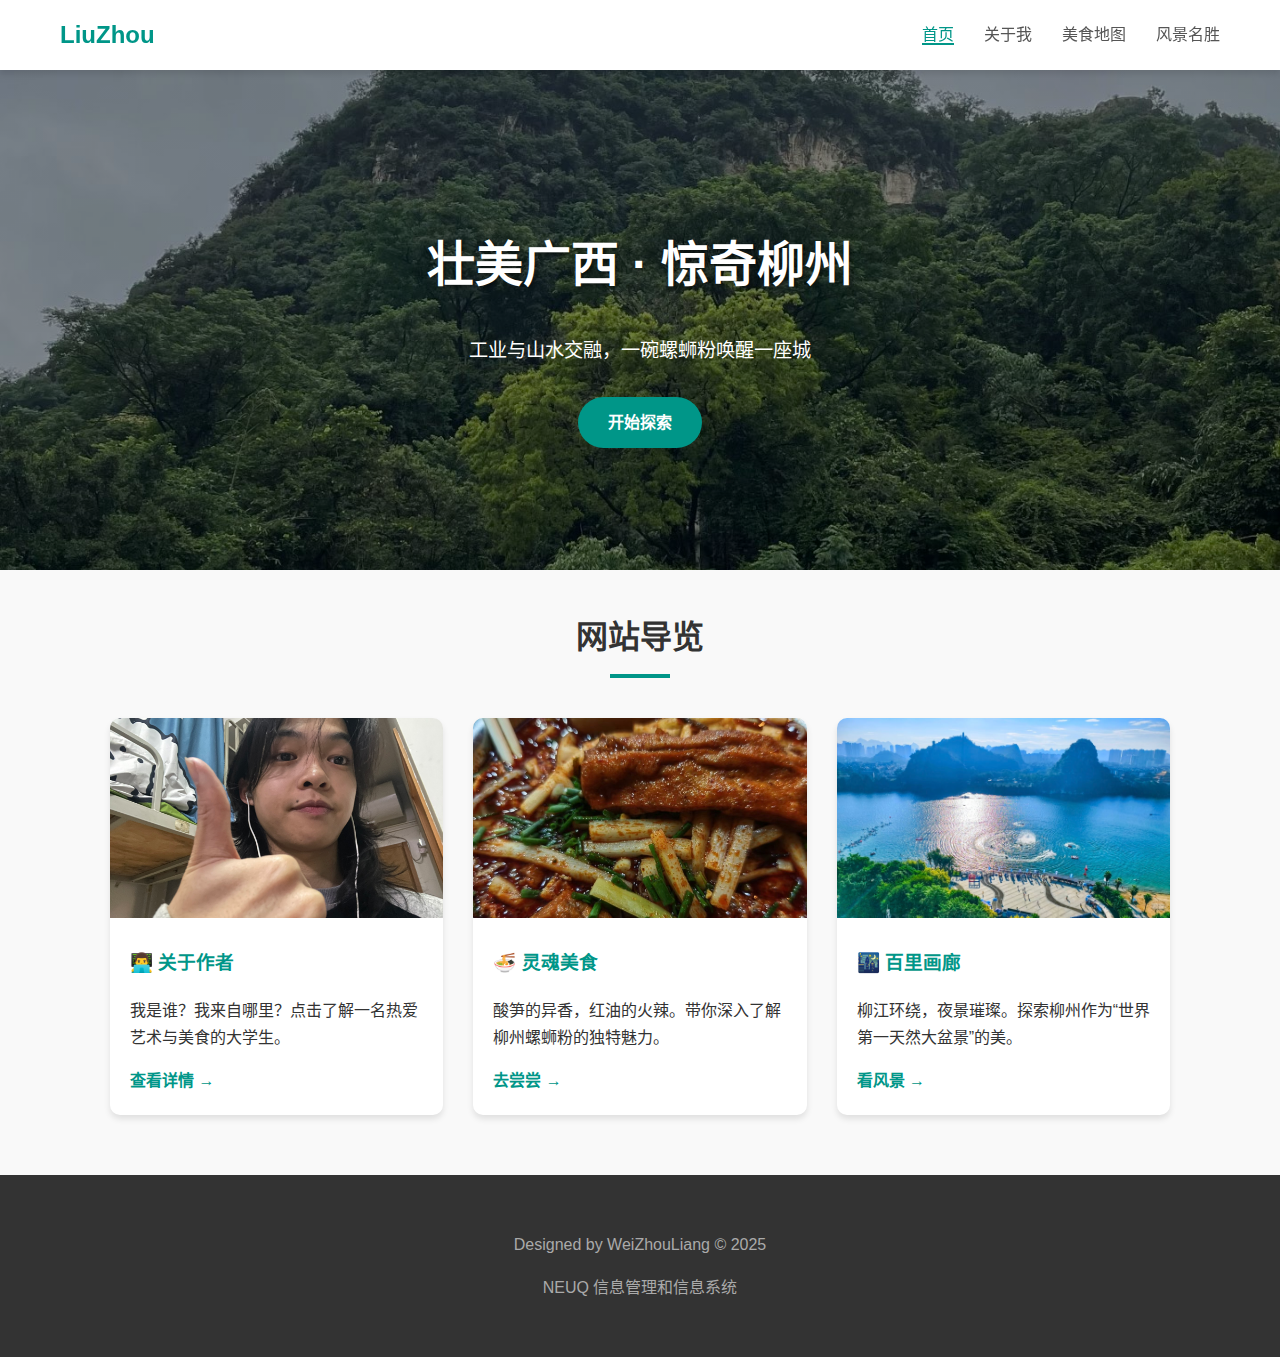
<file: Index.html>
<!DOCTYPE html>
<html lang="zh-CN">
<head>
    <meta charset="UTF-8">
    <meta name="viewport" content="width=device-width, initial-scale=1.0">
    <title>探索柳州 - 我的家乡</title>
    <link rel="stylesheet" href="css/style.css">
</head>
<body>

    <header>
        <div class="nav-container">
            <div class="logo">LiuZhou</div>
            <nav>
    <ul>
        <li><a href="index.html" class="active">首页</a></li>
        <li><a href="about.html">关于我</a></li>
        <li><a href="food.html">美食地图</a></li>
        <li><a href="scenery.html">风景名胜</a></li>
    </ul>
</nav>
        </div>
    </header>

    <div class="hero">
        <h1>壮美广西 · 惊奇柳州</h1>
        <p>工业与山水交融，一碗螺蛳粉唤醒一座城</p>
        <a href="liuzhou.html" class="btn">开始探索</a>
	
    </div>

    <div class="container">
        <h2 class="section-title">网站导览</h2>
        <div class="grid-container">
            <div class="card">
                <img src="images/avatar.jpg" alt="个人简介">
                <div class="card-content">
                    <h3>👨‍💻 关于作者</h3>
                    <p>我是谁？我来自哪里？点击了解一名热爱艺术与美食的大学生。</p>
                    <a href="about.html" style="color: var(--primary-color); font-weight:bold;">查看详情 &rarr;</a>
                </div>
            </div>
            <div class="card">
                <img src="images/food.jpg" alt="螺蛳粉">
                <div class="card-content">
                    <h3>🍜 灵魂美食</h3>
                    <p>酸笋的异香，红油的火辣。带你深入了解柳州螺蛳粉的独特魅力。</p>
                   <a href="food.html" style="color: var(--primary-color); font-weight:bold;">去尝尝 &rarr;</a>
                </div>
            </div>
            <div class="card">
                <img src="images/liuzhou_night.jpg" alt="柳州夜景">
                <div class="card-content">
                    <h3>🌃 百里画廊</h3>
                    <p>柳江环绕，夜景璀璨。探索柳州作为“世界第一天然大盆景”的美。</p>
                   <a href="scenery.html" style="color: var(--primary-color); font-weight:bold;">看风景 &rarr;</a>
                </div>
            </div>
        </div>
    </div>

    <footer>
        <p>Designed by WeiZhouLiang &copy; 2025</p>
        <p>NEUQ 信息管理和信息系统</p>
    </footer>

</body>
</html>
</file>
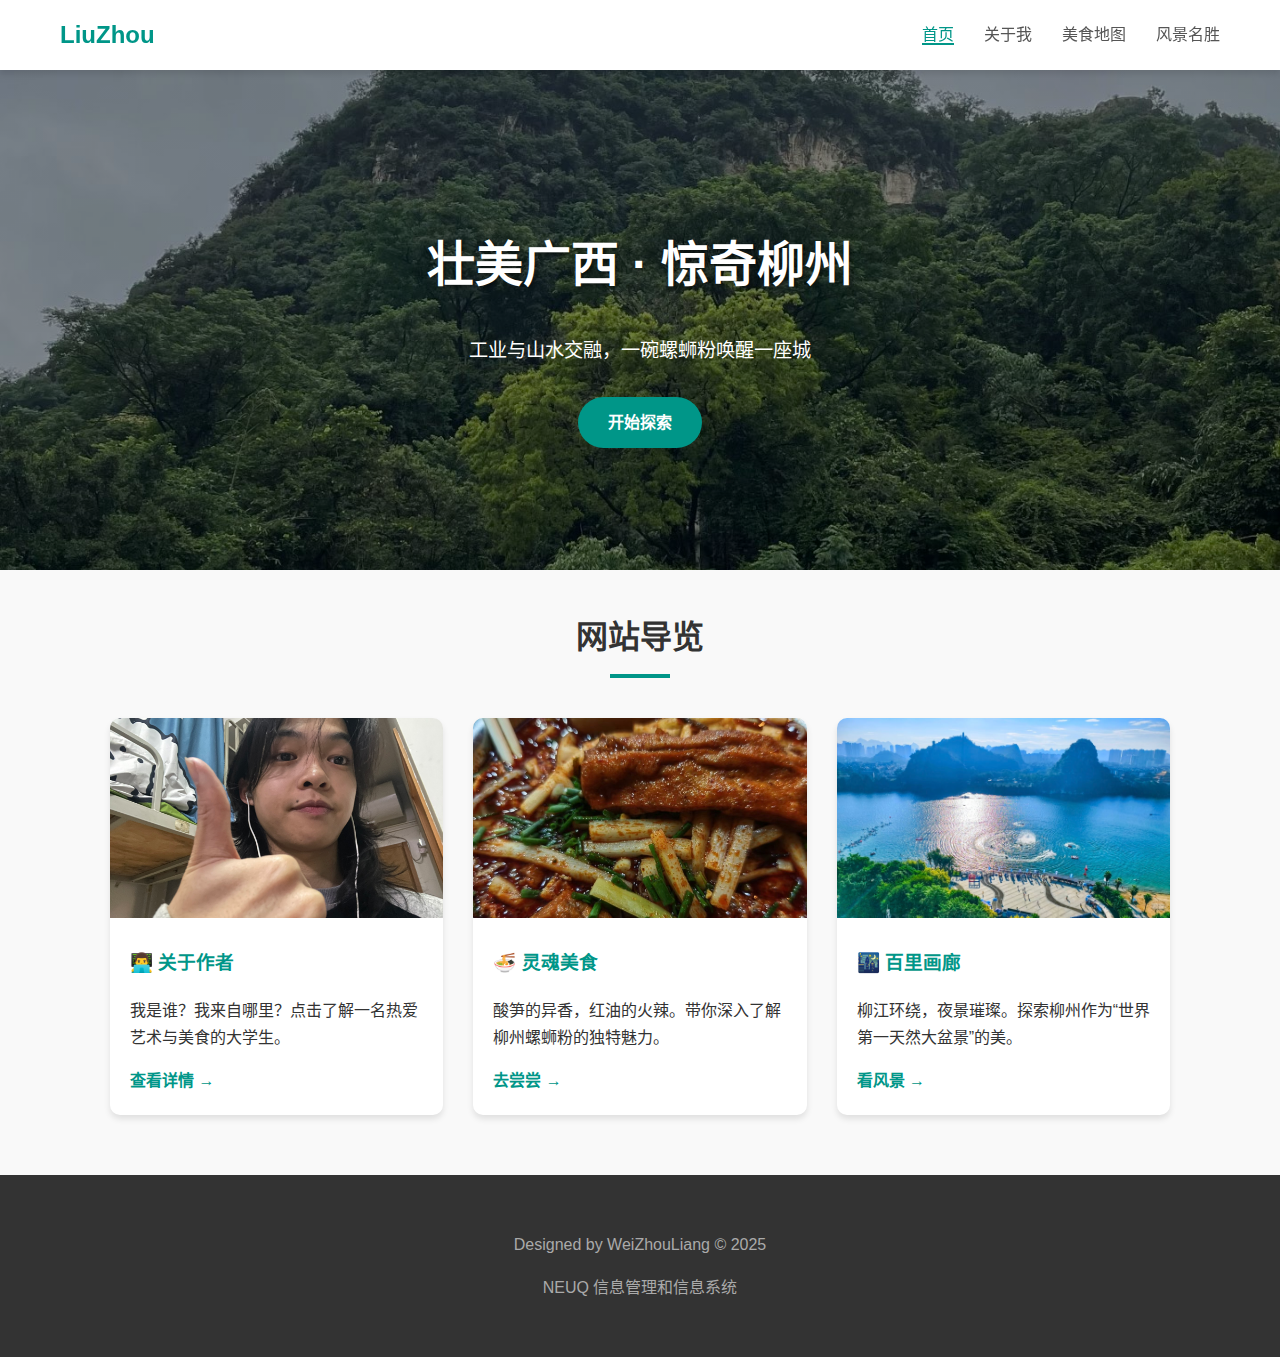
<file: index.html>
<!DOCTYPE html>
<html lang="zh-CN">
<head>
    <meta charset="UTF-8">
    <meta name="viewport" content="width=device-width, initial-scale=1.0">
    <title>探索柳州 - 我的家乡</title>
    <link rel="stylesheet" href="css/style.css">
</head>
<body>

    <header>
        <div class="nav-container">
            <div class="logo">LiuZhou</div>
            <nav>
    <ul>
        <li><a href="index.html" class="active">首页</a></li>
        <li><a href="about.html">关于我</a></li>
        <li><a href="food.html">美食地图</a></li>
        <li><a href="scenery.html">风景名胜</a></li>
    </ul>
</nav>
        </div>
    </header>

    <div class="hero">
        <h1>壮美广西 · 惊奇柳州</h1>
        <p>工业与山水交融，一碗螺蛳粉唤醒一座城</p>
        <a href="scenery.html" class="btn">开始探索</a>
	
    </div>

    <div class="container">
        <h2 class="section-title">网站导览</h2>
        <div class="grid-container">
            <div class="card">
                <img src="images/avatar.jpg" alt="个人简介">
                <div class="card-content">
                    <h3>👨‍💻 关于作者</h3>
                    <p>我是谁？我来自哪里？点击了解一名热爱艺术与美食的大学生。</p>
                    <a href="about.html" style="color: var(--primary-color); font-weight:bold;">查看详情 &rarr;</a>
                </div>
            </div>
            <div class="card">
                <img src="images/food.jpg" alt="螺蛳粉">
                <div class="card-content">
                    <h3>🍜 灵魂美食</h3>
                    <p>酸笋的异香，红油的火辣。带你深入了解柳州螺蛳粉的独特魅力。</p>
                   <a href="food.html" style="color: var(--primary-color); font-weight:bold;">去尝尝 &rarr;</a>
                </div>
            </div>
            <div class="card">
                <img src="images/liuzhou_night.jpg" alt="柳州夜景">
                <div class="card-content">
                    <h3>🌃 百里画廊</h3>
                    <p>柳江环绕，夜景璀璨。探索柳州作为“世界第一天然大盆景”的美。</p>
                   <a href="scenery.html" style="color: var(--primary-color); font-weight:bold;">看风景 &rarr;</a>
                </div>
            </div>
        </div>
    </div>

    <footer>
        <p>Designed by WeiZhouLiang &copy; 2025</p>
        <p>NEUQ 信息管理和信息系统</p>
    </footer>

</body>

</html>
</file>
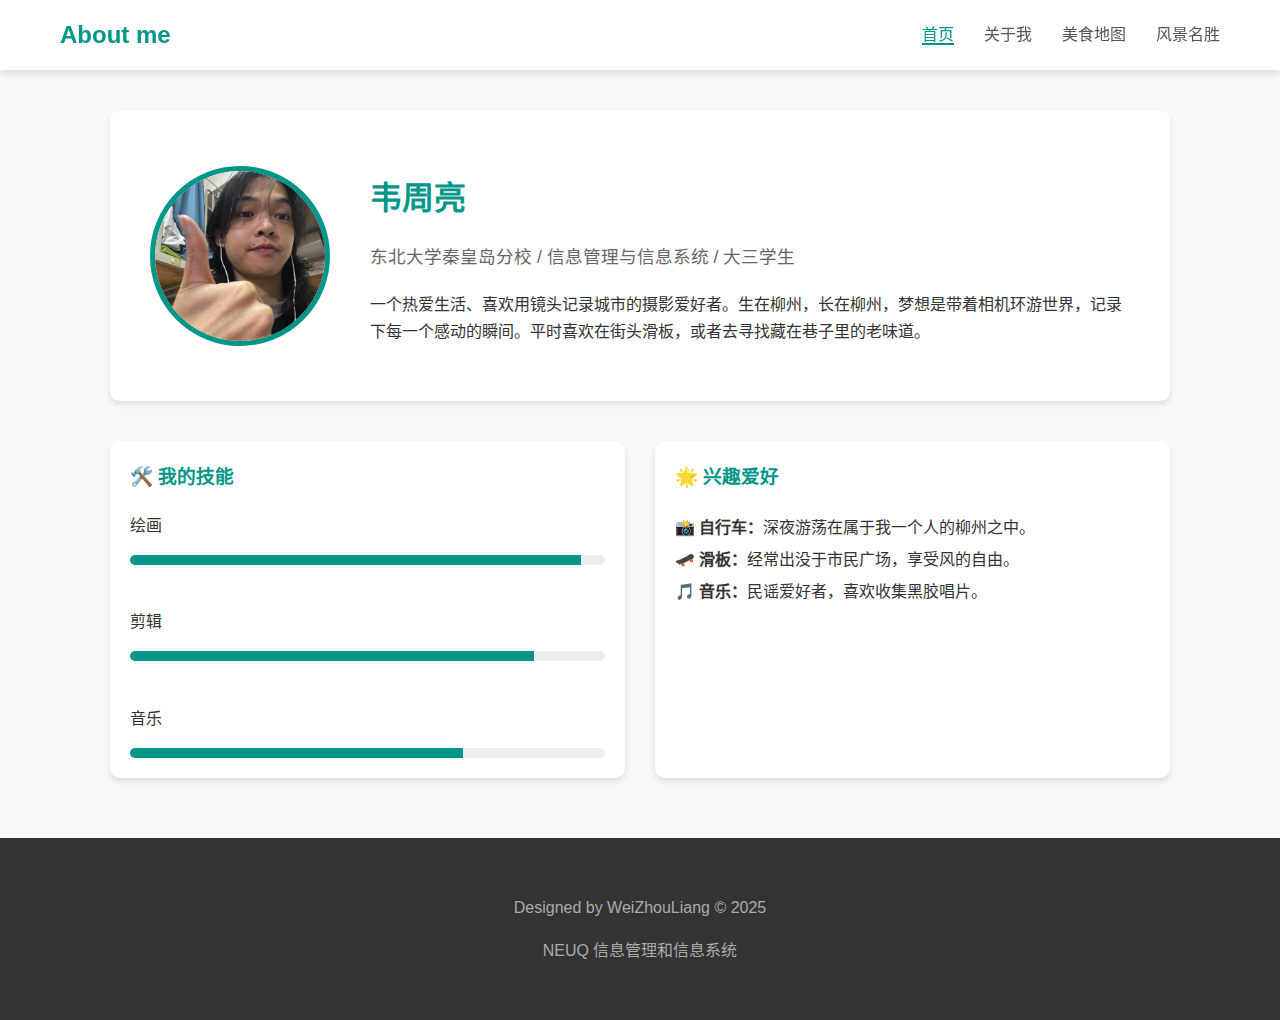
<file: about.html>
<!DOCTYPE html>
<html lang="zh-CN">
<head>
    <meta charset="UTF-8">
    <meta name="viewport" content="width=device-width, initial-scale=1.0">
    <title>关于我 - 个人简介</title>
    <link rel="stylesheet" href="css/style.css">
    <style>
        /* 技能条样式 */
        .skill-bar { background: #eee; height: 10px; border-radius: 5px; margin-top: 5px; overflow: hidden; }
        .skill-fill { height: 100%; background: var(--primary-color); width: 0; transition: width 1s; }
    </style>
</head>
<body>

    <header>
        <div class="nav-container">
            <div class="logo">About me</div>
           <nav>
    <ul>
        <li><a href="index.html" class="active">首页</a></li>
        <li><a href="about.html">关于我</a></li>
        <li><a href="food.html">美食地图</a></li>
        <li><a href="scenery.html">风景名胜</a></li>
    </ul>
</nav>
        </div>
    </header>

    <div class="container">
        <div class="profile-header">
            <img src="images/avatar.jpg" alt="头像" class="profile-img">
            <div>
                <h1 style="margin-bottom: 10px; color: var(--primary-color);">韦周亮</h1>
                <p style="font-size: 1.1rem; color: #666;">东北大学秦皇岛分校 / 信息管理与信息系统 / 大三学生</p>
                <p>一个热爱生活、喜欢用镜头记录城市的摄影爱好者。生在柳州，长在柳州，梦想是带着相机环游世界，记录下每一个感动的瞬间。平时喜欢在街头滑板，或者去寻找藏在巷子里的老味道。</p>
            </div>
        </div>

        <div class="grid-container" style="margin-top: 40px;">
            <div class="card">
                <div class="card-content">
                    <h3>🛠️ 我的技能</h3>
                    <p>绘画</p>
                    <div class="skill-bar"><div class="skill-fill" style="width: 95%"></div></div>
                    <br>
                    <p>剪辑 </p>
                    <div class="skill-bar"><div class="skill-fill" style="width: 85%"></div></div>
                    <br>
                    <p>音乐</p>
                    <div class="skill-bar"><div class="skill-fill" style="width: 70%"></div></div>
                </div>
            </div>

            <div class="card">
                <div class="card-content">
                    <h3>🌟 兴趣爱好</h3>
                    <ul style="line-height: 2;">
                        <li>📸 <b>自行车：</b>深夜游荡在属于我一个人的柳州之中。</li>
                        <li>🛹 <b>滑板：</b>经常出没于市民广场，享受风的自由。</li>
                        <li>🎵 <b>音乐：</b>民谣爱好者，喜欢收集黑胶唱片。</li>
                    </ul>
                </div>
            </div>
        </div>
    </div>

   <footer>
        <p>Designed by WeiZhouLiang &copy; 2025</p>
        <p>NEUQ 信息管理和信息系统</p>
    </footer>


</body>
</html>
</file>
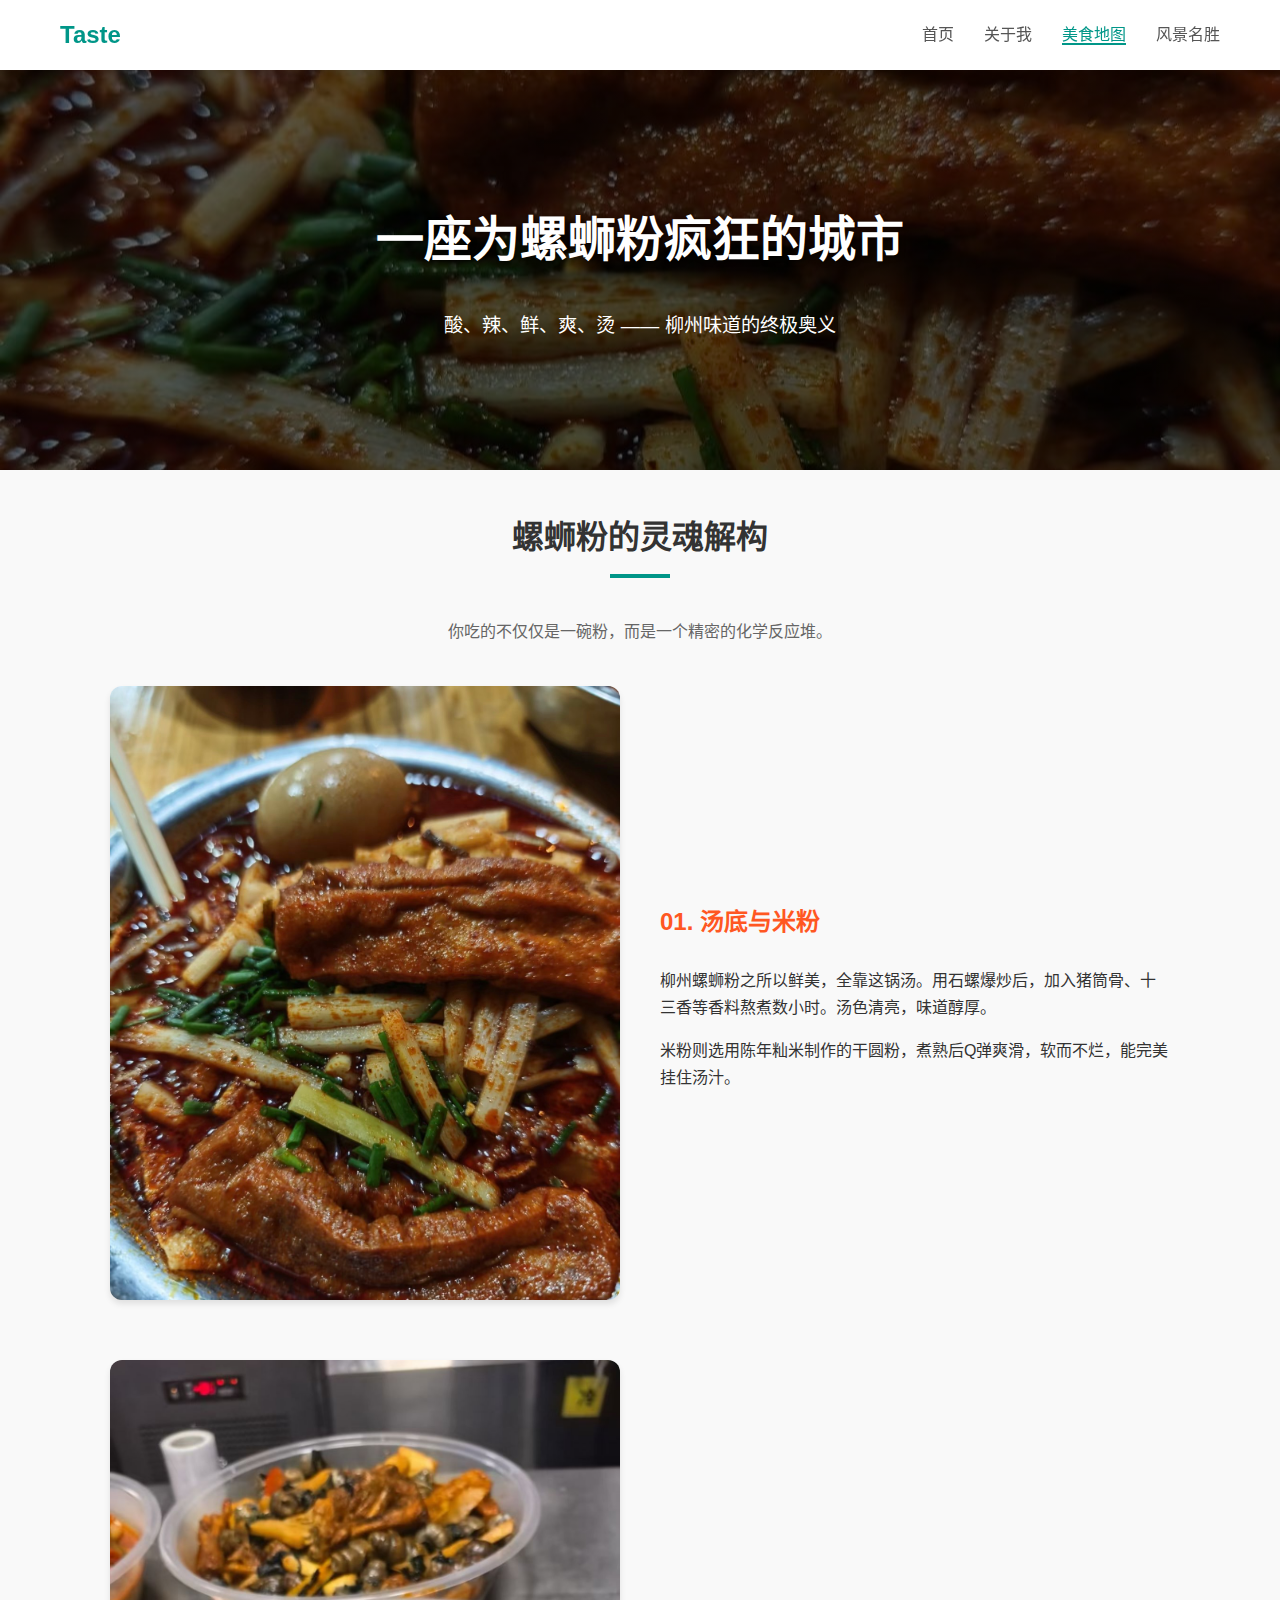
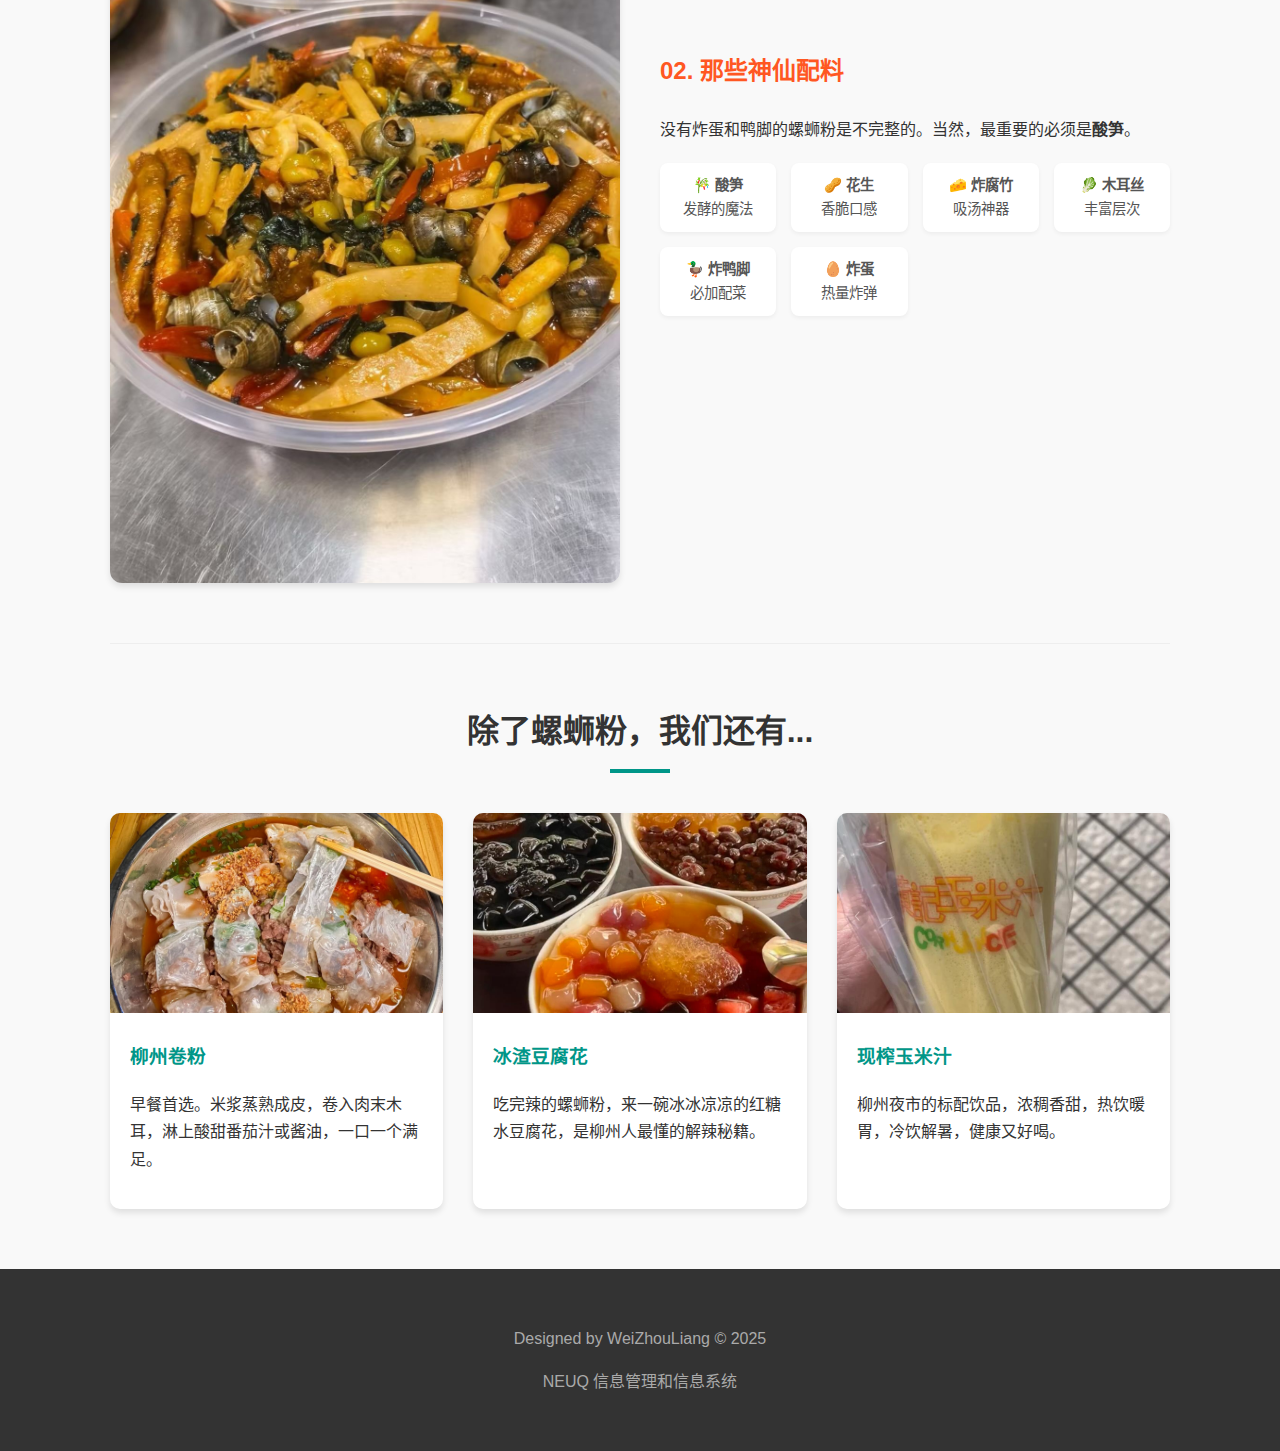
<file: food.html>
<!DOCTYPE html>
<html lang="zh-CN">
<head>
    <meta charset="UTF-8">
    <meta name="viewport" content="width=device-width, initial-scale=1.0">
    <title>寻味柳州 - 只有0次和无数次</title>
    <link rel="stylesheet" href="css/style.css">
</head>
<body>

    <header>
        <div class="nav-container">
            <div class="logo">Taste</div>
            <nav>
                <ul>
                    <li><a href="index.html">首页</a></li>
                    <li><a href="about.html">关于我</a></li>
                    <li><a href="food.html" class="active">美食地图</a></li>
                    <li><a href="scenery.html">风景名胜</a></li>
                </ul>
            </nav>
        </div>
    </header>

    <div class="hero" style="height: 400px; background-image: linear-gradient(rgba(0,0,0,0.6), rgba(0,0,0,0.6)), url('images/food.jpg');">
        <h1>一座为螺蛳粉疯狂的城市</h1>
        <p>酸、辣、鲜、爽、烫 —— 柳州味道的终极奥义</p>
    </div>

    <div class="container">
        
        <h2 class="section-title">螺蛳粉的灵魂解构</h2>
        <p style="text-align: center; margin-bottom: 40px; color: #666;">你吃的不仅仅是一碗粉，而是一个精密的化学反应堆。</p>

        <div class="feature-row">
            <div class="feature-img">
                <img src="images/food.jpg" alt="螺蛳粉特写">
            </div>
            <div class="feature-text">
                <h3 style="color: var(--secondary-color); font-size: 1.5rem;">01. 汤底与米粉</h3>
                <p>柳州螺蛳粉之所以鲜美，全靠这锅汤。用石螺爆炒后，加入猪筒骨、十三香等香料熬煮数小时。汤色清亮，味道醇厚。</p>
                <p>米粉则选用陈年籼米制作的干圆粉，煮熟后Q弹爽滑，软而不烂，能完美挂住汤汁。</p>
            </div>
        </div>

        <div class="feature-row">
            <div class="feature-text">
                <h3 style="color: var(--secondary-color); font-size: 1.5rem;">02. 那些神仙配料</h3>
                <p>没有炸蛋和鸭脚的螺蛳粉是不完整的。当然，最重要的必须是<b>酸笋</b>。</p>
                <div class="ingredient-grid">
                    <div class="ingredient-item">🎋 <b>酸笋</b><br>发酵的魔法</div>
                    <div class="ingredient-item">🥜 <b>花生</b><br>香脆口感</div>
                    <div class="ingredient-item">🧀 <b>炸腐竹</b><br>吸汤神器</div>
                    <div class="ingredient-item">🥬 <b>木耳丝</b><br>丰富层次</div>
                    <div class="ingredient-item">🦆 <b>炸鸭脚</b><br>必加配菜</div>
                    <div class="ingredient-item">🥚 <b>炸蛋</b><br>热量炸弹</div>
                </div>
            </div>
            <div class="feature-img">
                <img src="images/duck.jpg" alt="丰富配料" onerror="this.src='images/food.jpg'">
            </div>
        </div>

        <hr style="margin: 60px 0; border: 0; border-top: 1px solid #eee;">

        <h2 class="section-title">除了螺蛳粉，我们还有...</h2>
        
        <div class="grid-container">
            <div class="card">
                <img src="images/snack.jpg" alt="卷粉" onerror="this.src='images/food.jpg'">
                <div class="card-content">
                    <h3>柳州卷粉</h3>
                    <p>早餐首选。米浆蒸熟成皮，卷入肉末木耳，淋上酸甜番茄汁或酱油，一口一个满足。</p>
                </div>
            </div>
            <div class="card">
                <img src="images/sweet.jpg" alt="豆腐花" onerror="this.src='images/home.jpg'">
                <div class="card-content">
                    <h3>冰渣豆腐花</h3>
                    <p>吃完辣的螺蛳粉，来一碗冰冰凉凉的红糖水豆腐花，是柳州人最懂的解辣秘籍。</p>
                </div>
            </div>
            <div class="card">
                <img src="images/corn.jpg" alt="玉米汁" onerror="this.src='images/home.jpg'">
                <div class="card-content">
                    <h3>现榨玉米汁</h3>
                    <p>柳州夜市的标配饮品，浓稠香甜，热饮暖胃，冷饮解暑，健康又好喝。</p>
                </div>
            </div>
        </div>

    </div>

    <footer>
        <p>Designed by WeiZhouLiang &copy; 2025</p>
        <p>NEUQ 信息管理和信息系统</p>
    </footer>

</body>
</html>
</file>
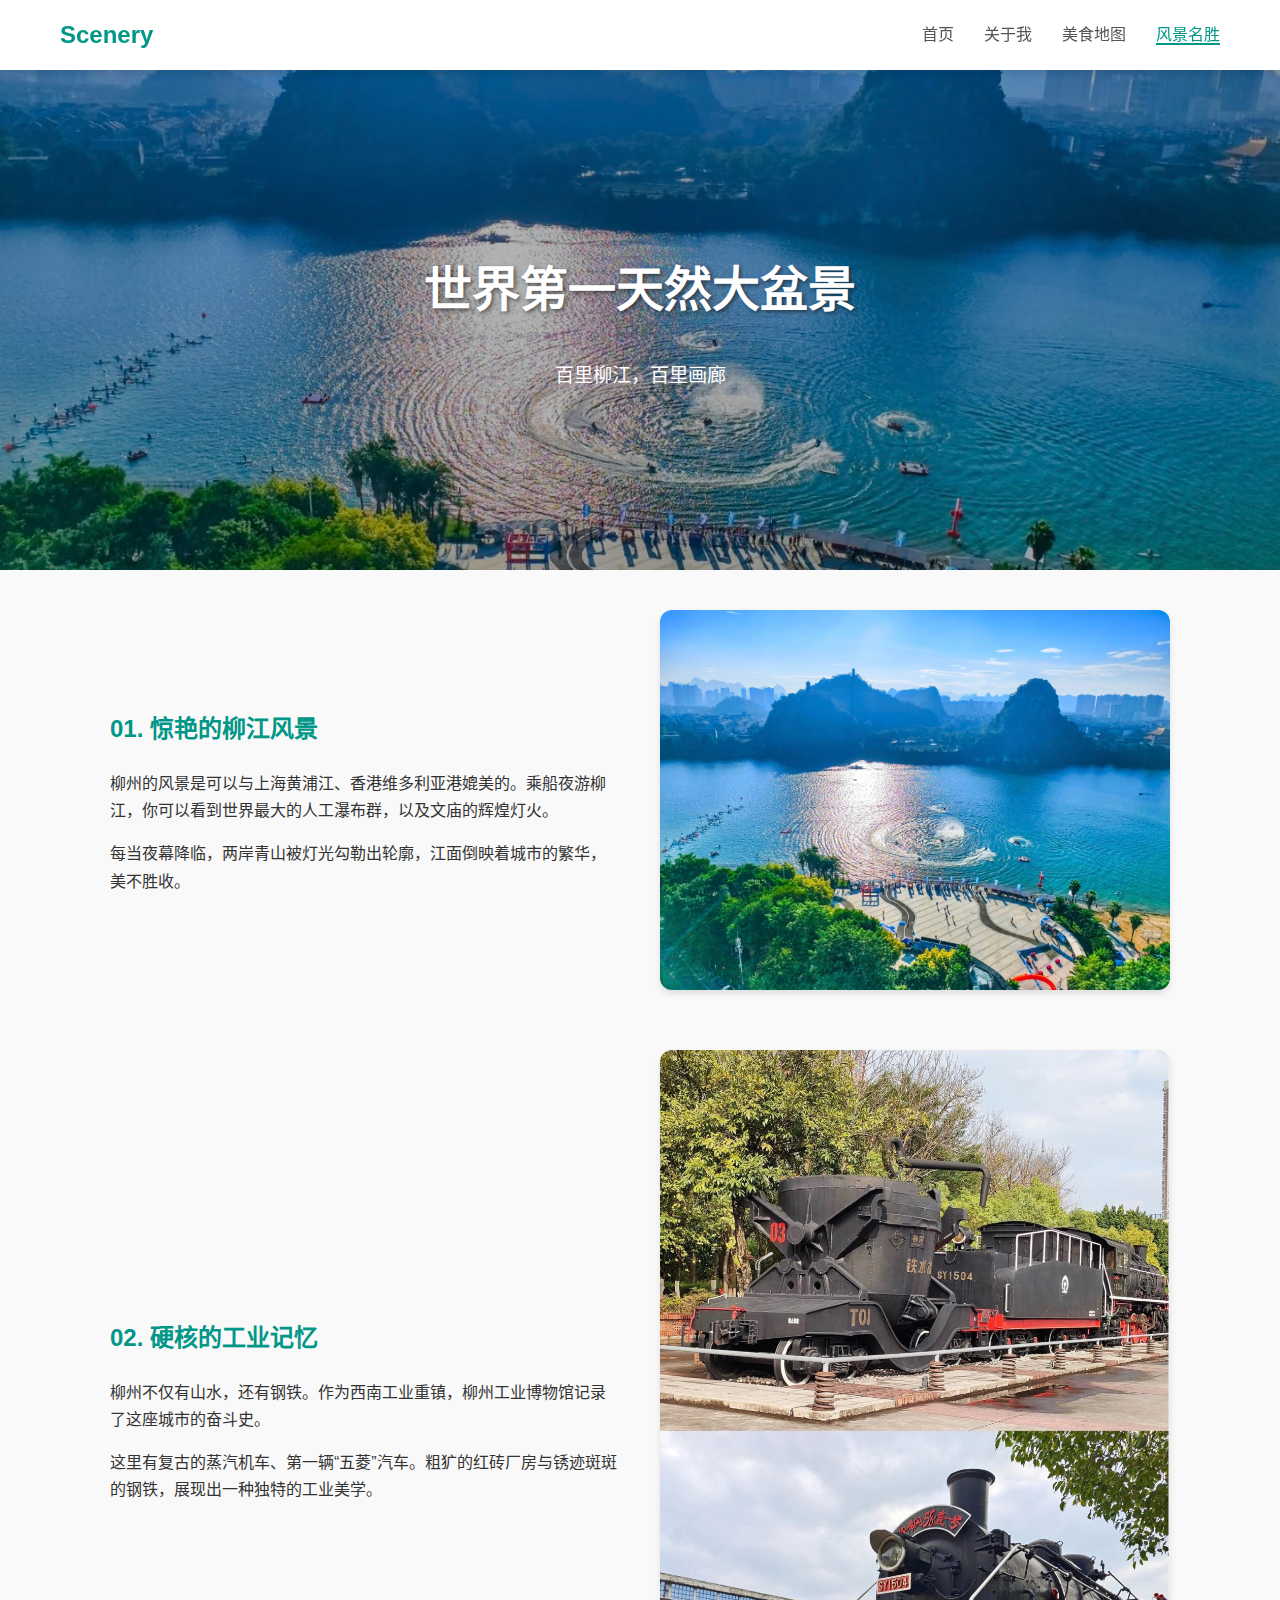
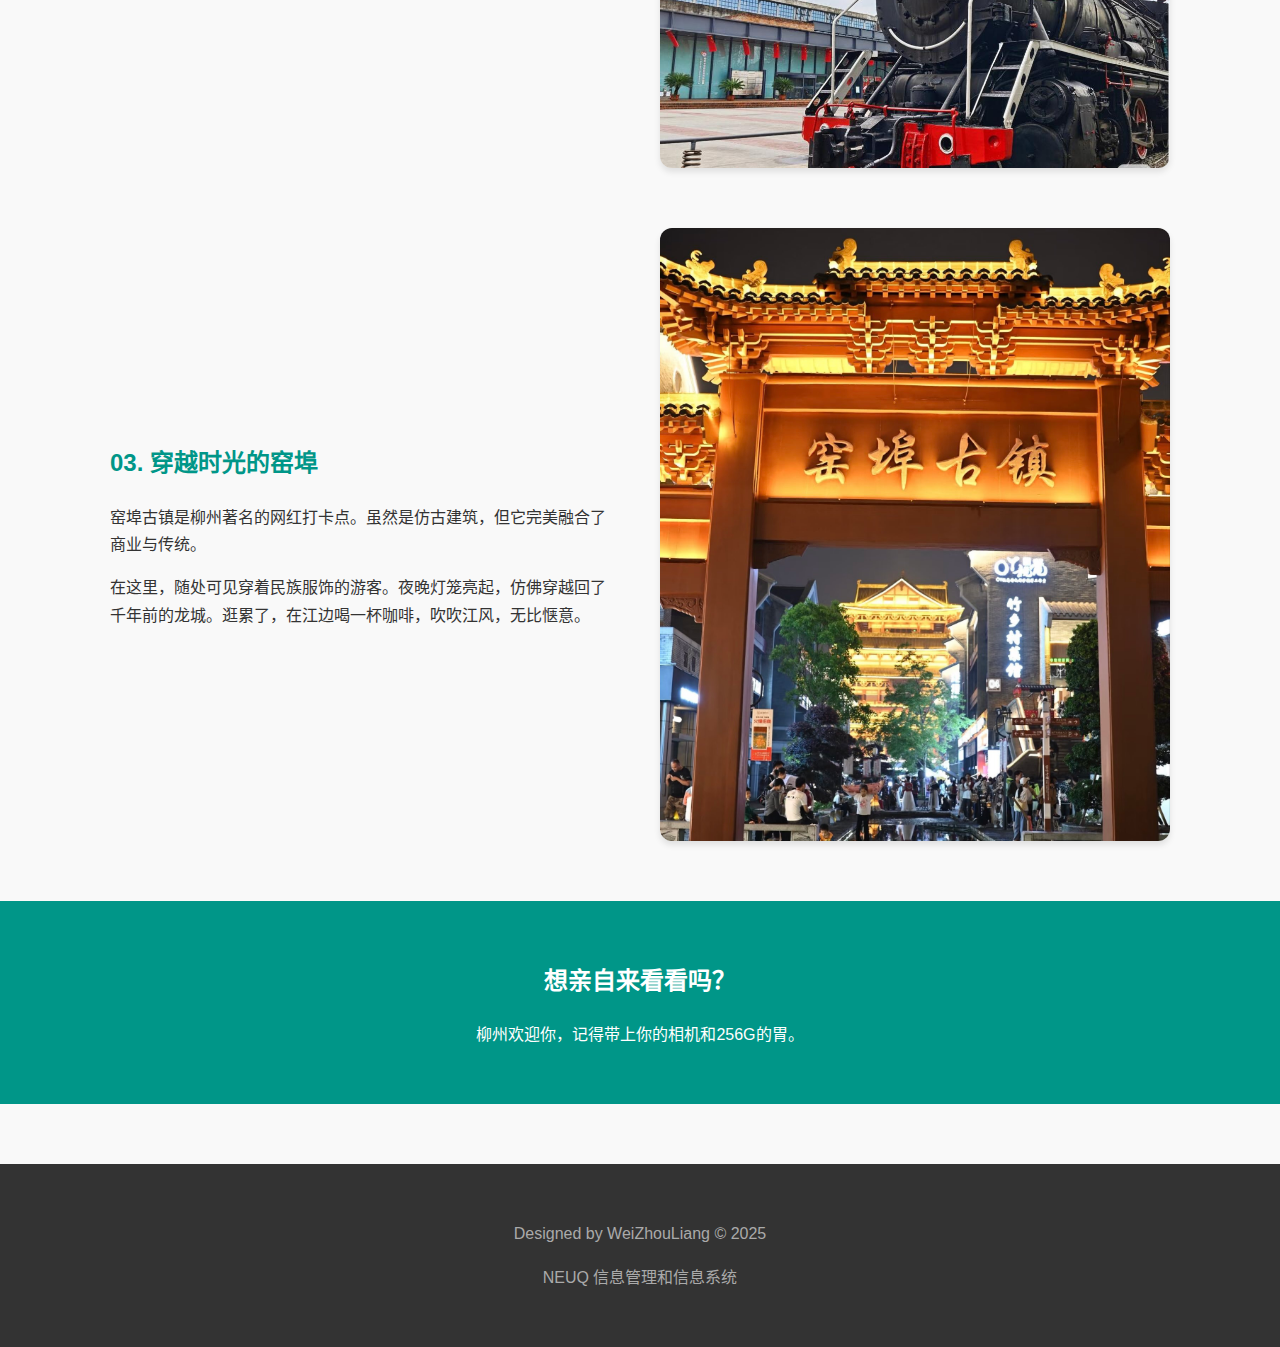
<file: scenery.html>
<!DOCTYPE html>
<html lang="zh-CN">
<head>
    <meta charset="UTF-8">
    <meta name="viewport" content="width=device-width, initial-scale=1.0">
    <title>大美柳州 - 山水工业城</title>
    <link rel="stylesheet" href="css/style.css">
</head>
<body>

    <header>
        <div class="nav-container">
            <div class="logo">Scenery</div>
            <nav>
                <ul>
                    <li><a href="index.html">首页</a></li>
                    <li><a href="about.html">关于我</a></li>
                    <li><a href="food.html">美食地图</a></li>
                    <li><a href="scenery.html" class="active">风景名胜</a></li>
                </ul>
            </nav>
        </div>
    </header>

    <div class="hero" style="height: 500px; background-image: linear-gradient(rgba(0,0,0,0.3), rgba(0,0,0,0.3)), url('images/liuzhou_night.jpg');">
        <h1>世界第一天然大盆景</h1>
        <p>百里柳江，百里画廊</p>
    </div>

    <div class="container">
        
        <div class="feature-row">
            <div class="feature-text">
                <h2 style="color: var(--primary-color);">01. 惊艳的柳江风景</h2>
                <p>柳州的风景是可以与上海黄浦江、香港维多利亚港媲美的。乘船夜游柳江，你可以看到世界最大的人工瀑布群，以及文庙的辉煌灯火。</p>
                <p>每当夜幕降临，两岸青山被灯光勾勒出轮廓，江面倒映着城市的繁华，美不胜收。</p>
            </div>
            <div class="feature-img">
                <img src="images/liuzhou_night.jpg" alt="柳江夜景">
            </div>
        </div>

        <div class="feature-row">
            <div class="feature-img">
                <img src="images/industry.jpg" alt="工业博物馆" onerror="this.src='images/home.jpg'">
            </div>
            <div class="feature-text">
                <h2 style="color: var(--primary-color);">02. 硬核的工业记忆</h2>
                <p>柳州不仅有山水，还有钢铁。作为西南工业重镇，柳州工业博物馆记录了这座城市的奋斗史。</p>
                <p>这里有复古的蒸汽机车、第一辆“五菱”汽车。粗犷的红砖厂房与锈迹斑斑的钢铁，展现出一种独特的工业美学。</p>
            </div>
        </div>

        <div class="feature-row">
            <div class="feature-text">
                <h2 style="color: var(--primary-color);">03. 穿越时光的窑埠</h2>
                <p>窑埠古镇是柳州著名的网红打卡点。虽然是仿古建筑，但它完美融合了商业与传统。</p>
                <p>在这里，随处可见穿着民族服饰的游客。夜晚灯笼亮起，仿佛穿越回了千年前的龙城。逛累了，在江边喝一杯咖啡，吹吹江风，无比惬意。</p>
            </div>
            <div class="feature-img">
                <img src="images/town.jpg" alt="窑埠古镇" onerror="this.src='images/home.jpg'">
            </div>
        </div>

    </div>

    <div style="background-color: var(--primary-color); color: white; text-align: center; padding: 40px 20px;">
        <h2>想亲自来看看吗？</h2>
        <p>柳州欢迎你，记得带上你的相机和256G的胃。</p>
    </div>

   <footer>
        <p>Designed by WeiZhouLiang &copy; 2025</p>
        <p>NEUQ 信息管理和信息系统</p>
    </footer>


</body>
</html>
</file>
<file: css/style.css>
/* --- 全局变量与重置 --- */
:root {
    --primary-color: #009688; /* 柳州绿，清爽 */
    --secondary-color: #ff5722; /* 螺蛳粉红，活力 */
    --dark-bg: #333;
    --light-bg: #f9f9f9;
    --text-color: #333;
    --white: #fff;
    --shadow: 0 4px 6px rgba(0,0,0,0.1);
    --hover-shadow: 0 10px 20px rgba(0,0,0,0.15);
}

* {
    box-sizing: border-box; /* 这是一个专业的前端习惯 */
}

body {
    font-family: 'Segoe UI', 'Microsoft YaHei', sans-serif;
    margin: 0;
    padding: 0;
    background-color: var(--light-bg);
    color: var(--text-color);
    line-height: 1.7;
}

a { text-decoration: none; color: inherit; transition: 0.3s; }
ul { list-style: none; padding: 0; }

/* --- 导航栏 (Sticky 效果) --- */
header {
    background-color: var(--white);
    box-shadow: var(--shadow);
    position: sticky; /* 粘性定位，划下去还会吸顶 */
    top: 0;
    z-index: 1000;
}

.nav-container {
    max-width: 1200px;
    margin: 0 auto;
    display: flex;
    justify-content: space-between;
    align-items: center;
    padding: 0 20px;
    height: 70px;
}

.logo {
    font-size: 24px;
    font-weight: bold;
    color: var(--primary-color);
}

nav ul { display: flex; }
nav ul li { margin-left: 30px; }
nav ul li a { font-weight: 500; color: #555; }
nav ul li a:hover, nav ul li a.active {
    color: var(--primary-color);
    border-bottom: 2px solid var(--primary-color);
}

/* --- 通用容器 --- */
.container {
    max-width: 1100px;
    margin: 40px auto;
    padding: 0 20px;
}

/* --- Hero Section (首屏大图) --- */
.hero {
    height: 500px;
    background-image: linear-gradient(rgba(0,0,0,0.4), rgba(0,0,0,0.4)), url('../images/home.jpg'); /* 黑色遮罩+图片 */
    background-size: cover;
    background-position: center;
    display: flex;
    flex-direction: column;
    justify-content: center;
    align-items: center;
    color: var(--white);
    text-align: center;
}

.hero h1 { font-size: 3rem; margin-bottom: 10px; text-shadow: 2px 2px 4px rgba(0,0,0,0.5); }
.hero p { font-size: 1.2rem; margin-bottom: 30px; }
.btn {
    background-color: var(--primary-color);
    color: var(--white);
    padding: 12px 30px;
    border-radius: 30px;
    font-weight: bold;
}
.btn:hover { background-color: #00796b; transform: translateY(-2px); }

/* --- 卡片样式 --- */
.section-title {
    text-align: center;
    margin-bottom: 40px;
    font-size: 2rem;
    color: var(--dark-bg);
    position: relative;
}
.section-title::after {
    content: '';
    display: block;
    width: 60px;
    height: 4px;
    background: var(--primary-color);
    margin: 10px auto 0;
}

.grid-container {
    display: grid;
    grid-template-columns: repeat(auto-fit, minmax(300px, 1fr)); /* 自动响应式网格 */
    gap: 30px;
}

.card {
    background: var(--white);
    border-radius: 10px;
    overflow: hidden;
    box-shadow: var(--shadow);
    transition: transform 0.3s, box-shadow 0.3s;
}

.card:hover {
    transform: translateY(-5px); /* 上浮效果 */
    box-shadow: var(--hover-shadow);
}

.card img { width: 100%; height: 200px; object-fit: cover; }
.card-content { padding: 20px; }
.card-content h3 { margin-top: 0; color: var(--primary-color); }

/* --- 个人简介页面的特殊布局 --- */
.profile-header {
    background: var(--white);
    padding: 40px;
    border-radius: 10px;
    box-shadow: var(--shadow);
    display: flex;
    align-items: center;
    gap: 40px;
}
.profile-img {
    width: 180px;
    height: 180px;
    border-radius: 50%;
    object-fit: cover;
    border: 5px solid var(--primary-color);
}

/* --- 页脚 --- */
footer {
    background-color: var(--dark-bg);
    color: #aaa;
    text-align: center;
    padding: 40px 0;
    margin-top: 60px;
}

/* --- 手机端适配 (Media Queries) --- */
@media (max-width: 768px) {
    .nav-container { flex-direction: column; height: auto; padding: 15px; }
    nav ul { margin-top: 15px; }
    .profile-header { flex-direction: column; text-align: center; }
    .hero h1 { font-size: 2rem; }
}
/* --- 新增：精美版页面专用样式 --- */

/* 交替布局（左图右文，右图左文） */
.feature-row {
    display: flex;
    align-items: center;
    gap: 40px;
    margin-bottom: 60px;
}
/* 偶数行反转顺序 */
.feature-row:nth-child(even) {
    flex-direction: row-reverse;
}
.feature-text { flex: 1; }
.feature-img { 
    flex: 1; 
    border-radius: 12px; 
    box-shadow: var(--shadow); 
    transition: transform 0.3s;
}
.feature-img img { width: 100%; border-radius: 12px; display: block;}
.feature-img:hover { transform: scale(1.02); }

/* 美食配料表样式 */
.ingredient-grid {
    display: grid;
    grid-template-columns: repeat(auto-fill, minmax(100px, 1fr));
    gap: 15px;
    text-align: center;
    margin-top: 20px;
}
.ingredient-item {
    background: #fff;
    padding: 10px;
    border-radius: 8px;
    box-shadow: 0 2px 4px rgba(0,0,0,0.05);
    font-size: 0.9rem;
    color: #555;
}

/* 手机端适配补充 */
@media (max-width: 768px) {
    .feature-row, .feature-row:nth-child(even) { flex-direction: column; }
}
</file>
